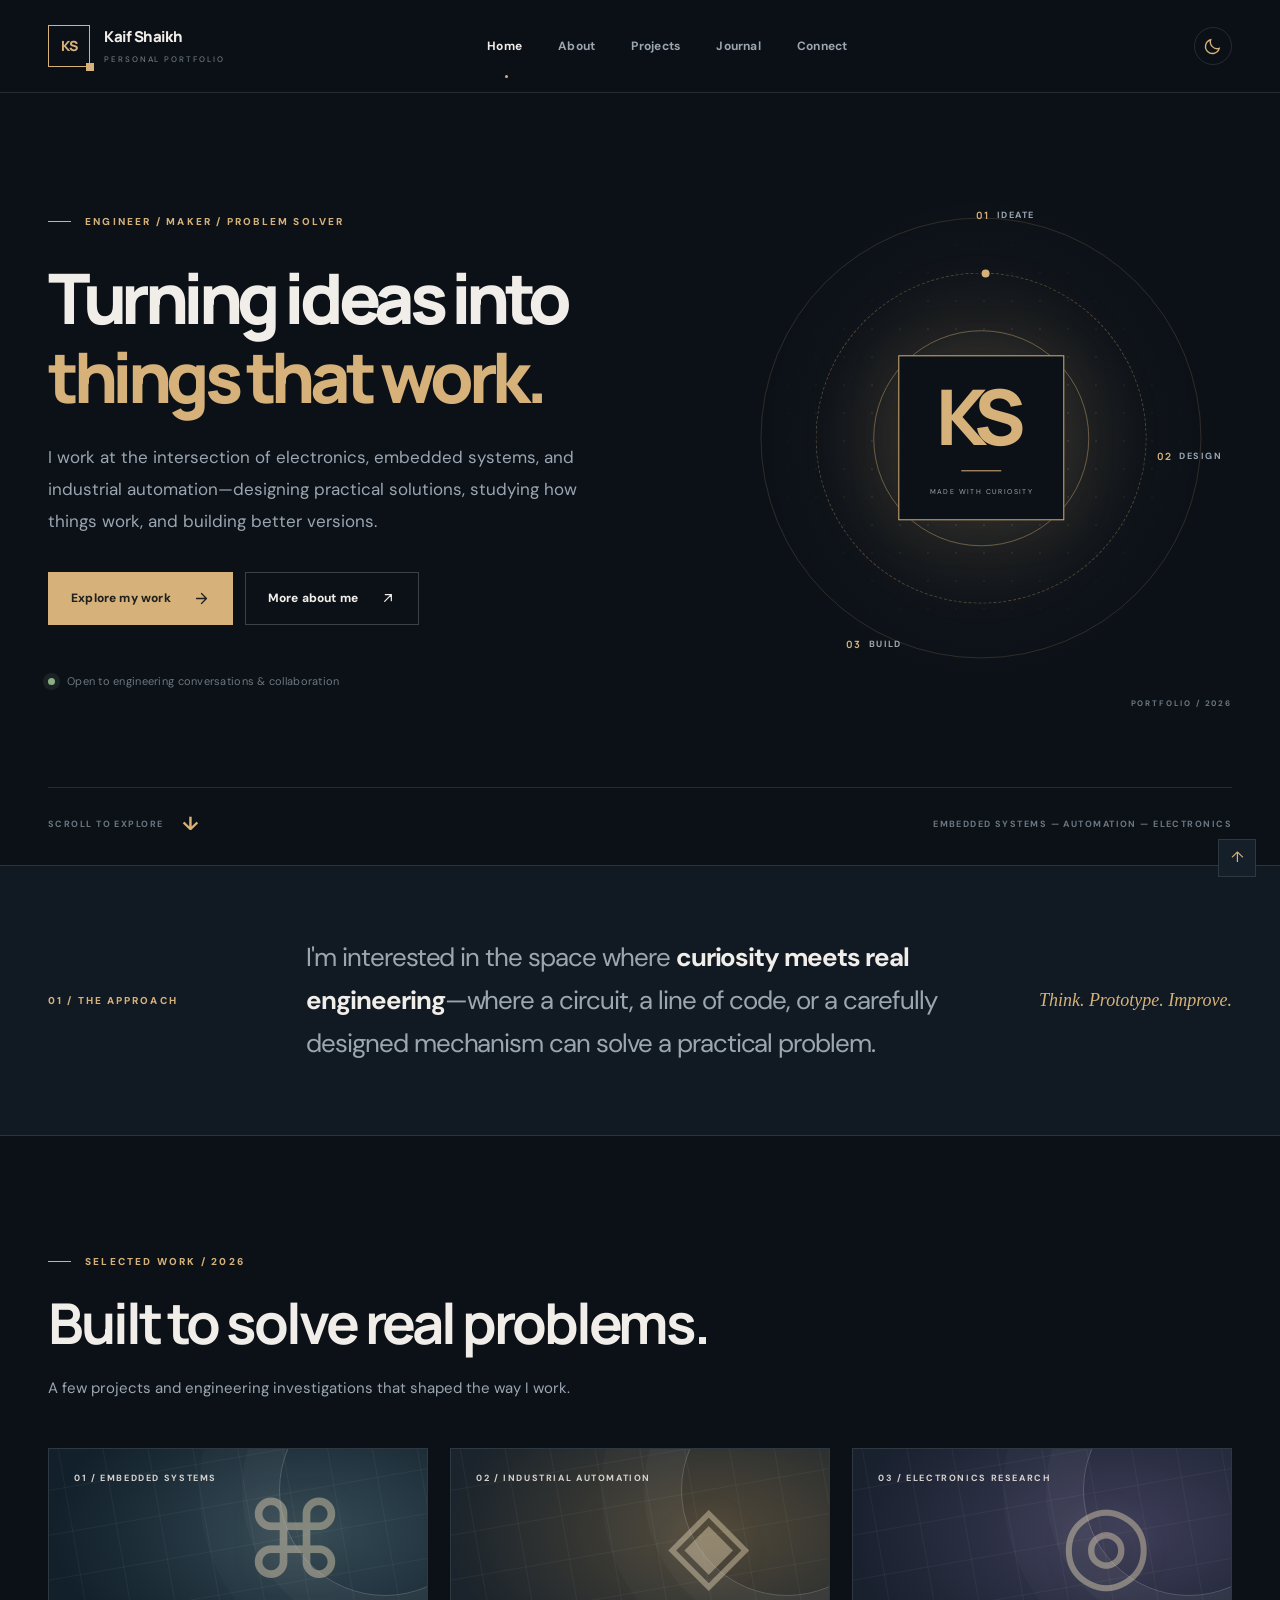
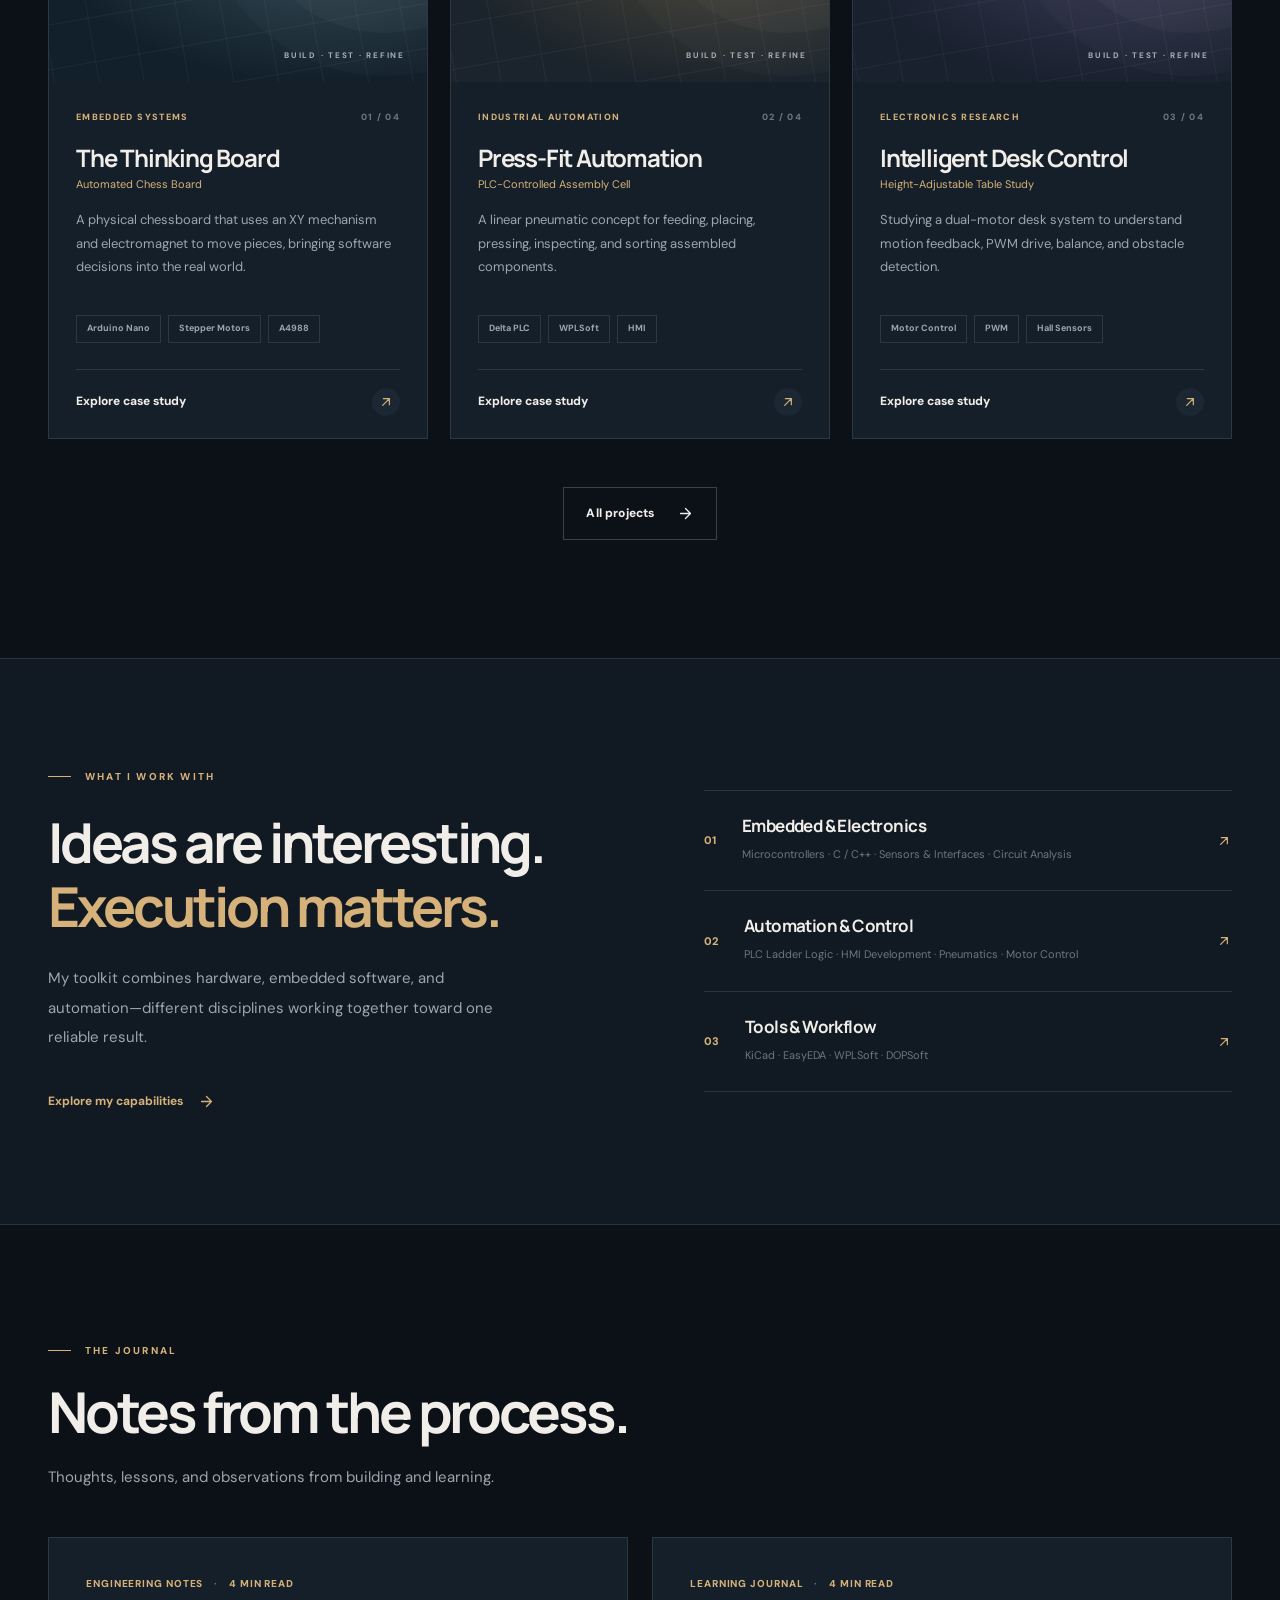
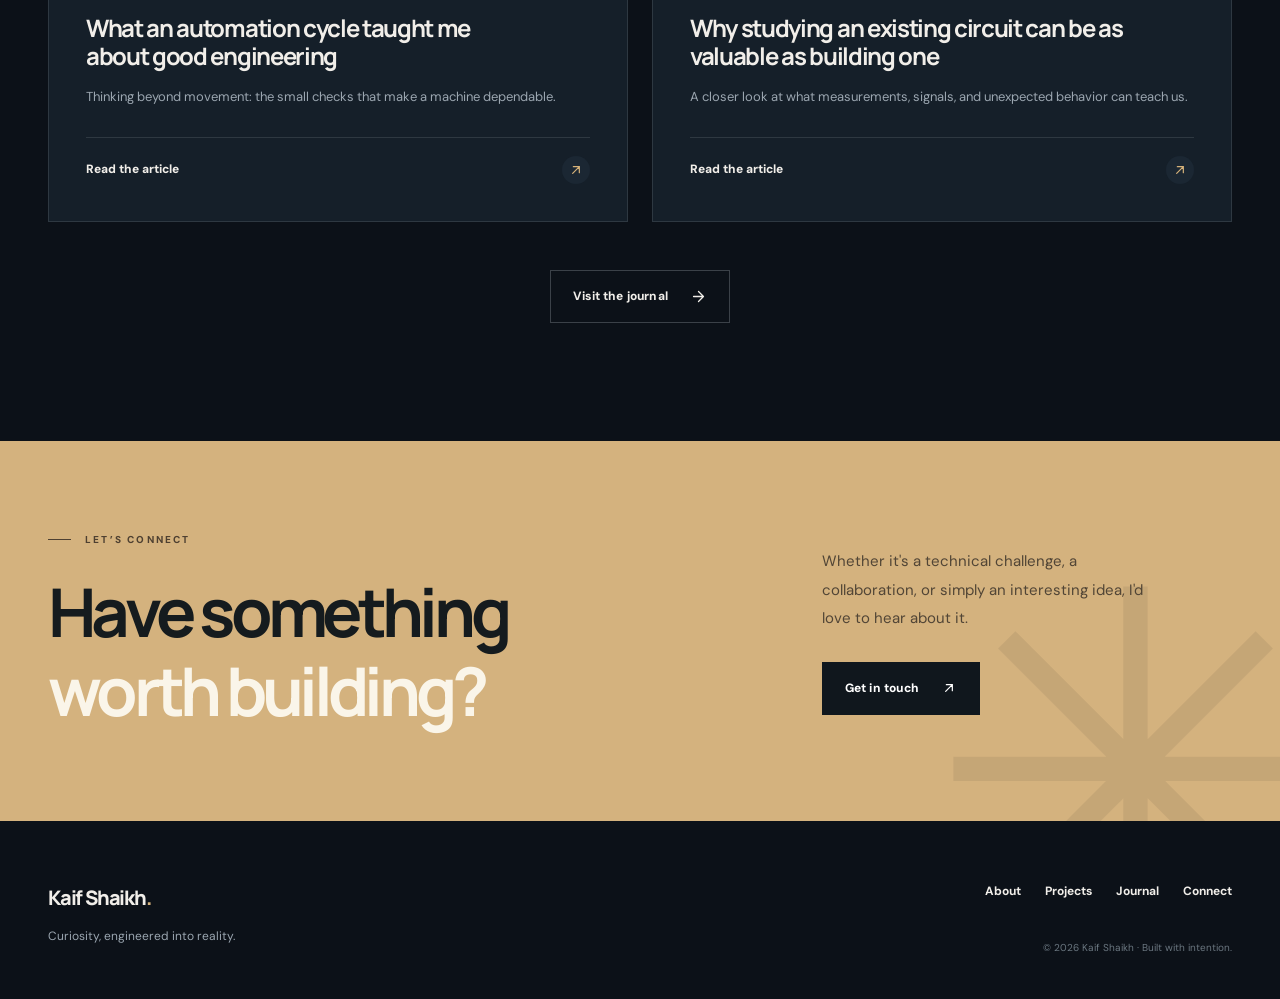
<file: index.html>
<!doctype html><html lang="en"><head><meta charset="utf-8"/><meta name="viewport" content="width=device-width, initial-scale=1"/><meta name="description" content="Personal engineering portfolio"/><meta name="theme-color" content="#0c1118"/><link rel="icon" type="image/svg+xml" href="assets/images/favicon.svg"/><link rel="preconnect" href="https://fonts.googleapis.com"/><link rel="preconnect" href="https://fonts.gstatic.com" crossorigin/><link href="https://fonts.googleapis.com/css2?family=DM+Sans:wght@400;500;600;700&family=Manrope:wght@400;500;600;700;800&display=swap" rel="stylesheet"/><link rel="stylesheet" href="assets/css/styles.css"/><title>Portfolio</title></head><body data-page="home"><div id="app"></div><script src="assets/js/data.js"></script><script src="assets/js/main.js"></script></body></html>
</file>
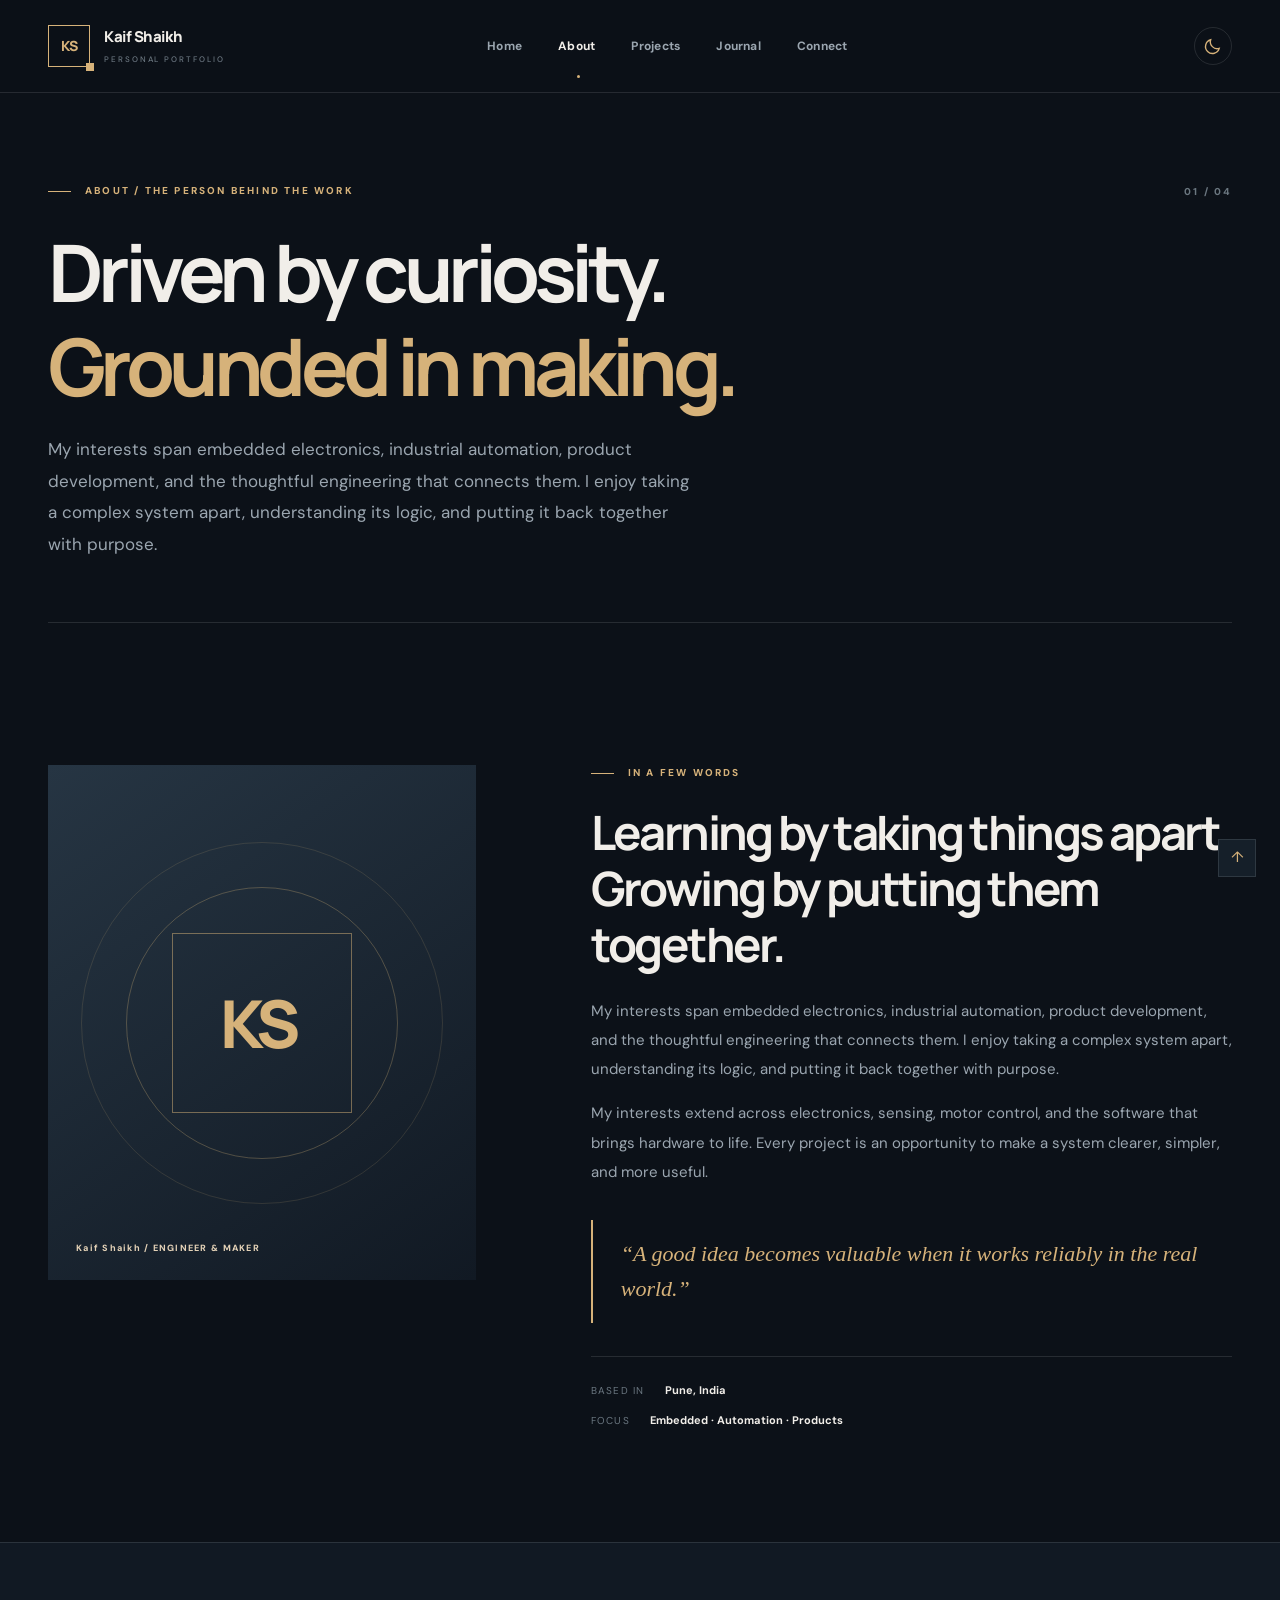
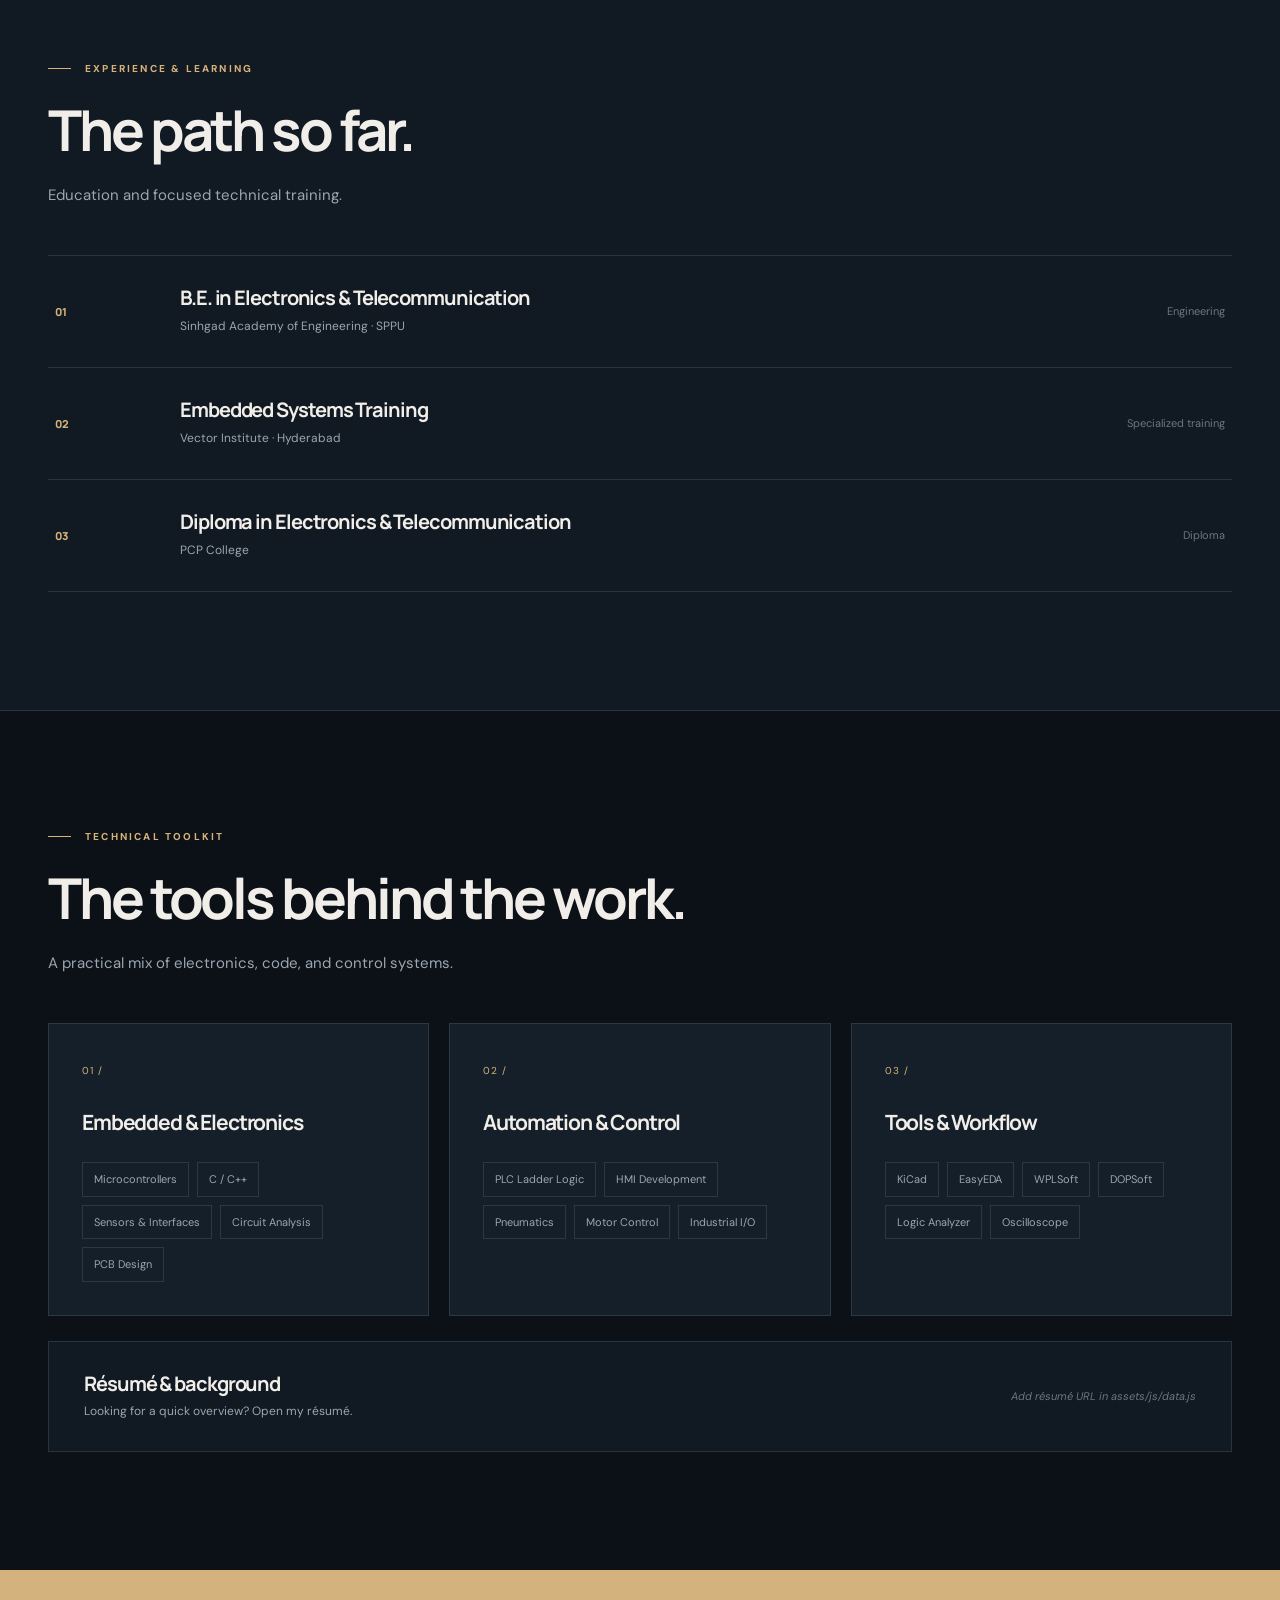
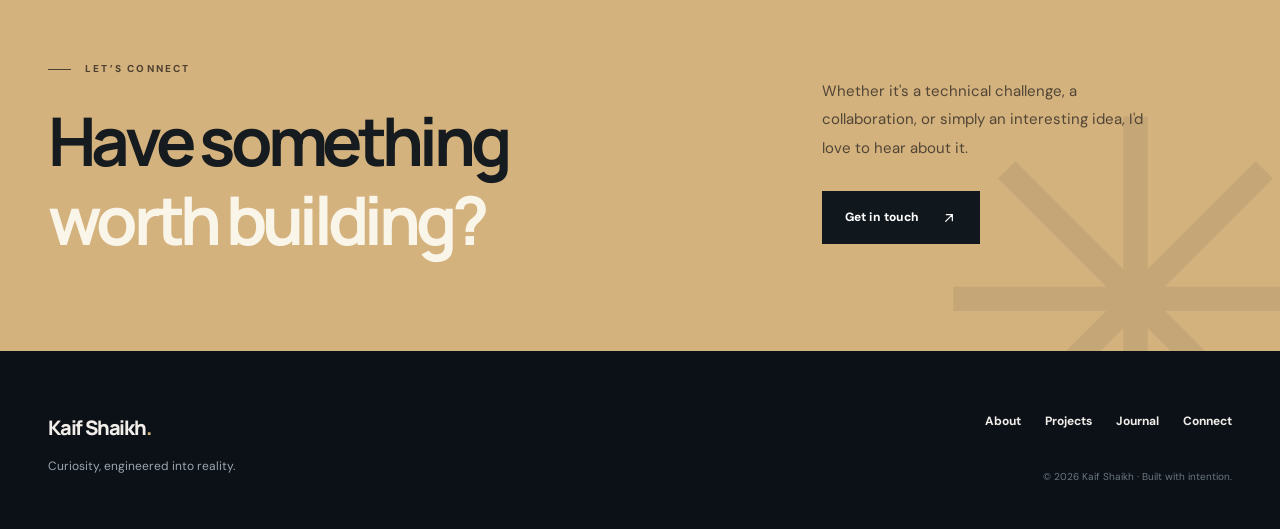
<file: about.html>
<!doctype html><html lang="en"><head><meta charset="utf-8"/><meta name="viewport" content="width=device-width, initial-scale=1"/><meta name="description" content="Personal engineering portfolio"/><meta name="theme-color" content="#0c1118"/><link rel="icon" type="image/svg+xml" href="assets/images/favicon.svg"/><link rel="preconnect" href="https://fonts.googleapis.com"/><link rel="preconnect" href="https://fonts.gstatic.com" crossorigin/><link href="https://fonts.googleapis.com/css2?family=DM+Sans:wght@400;500;600;700&family=Manrope:wght@400;500;600;700;800&display=swap" rel="stylesheet"/><link rel="stylesheet" href="assets/css/styles.css"/><title>Portfolio</title></head><body data-page="about"><div id="app"></div><script src="assets/js/data.js"></script><script src="assets/js/main.js"></script></body></html>
</file>
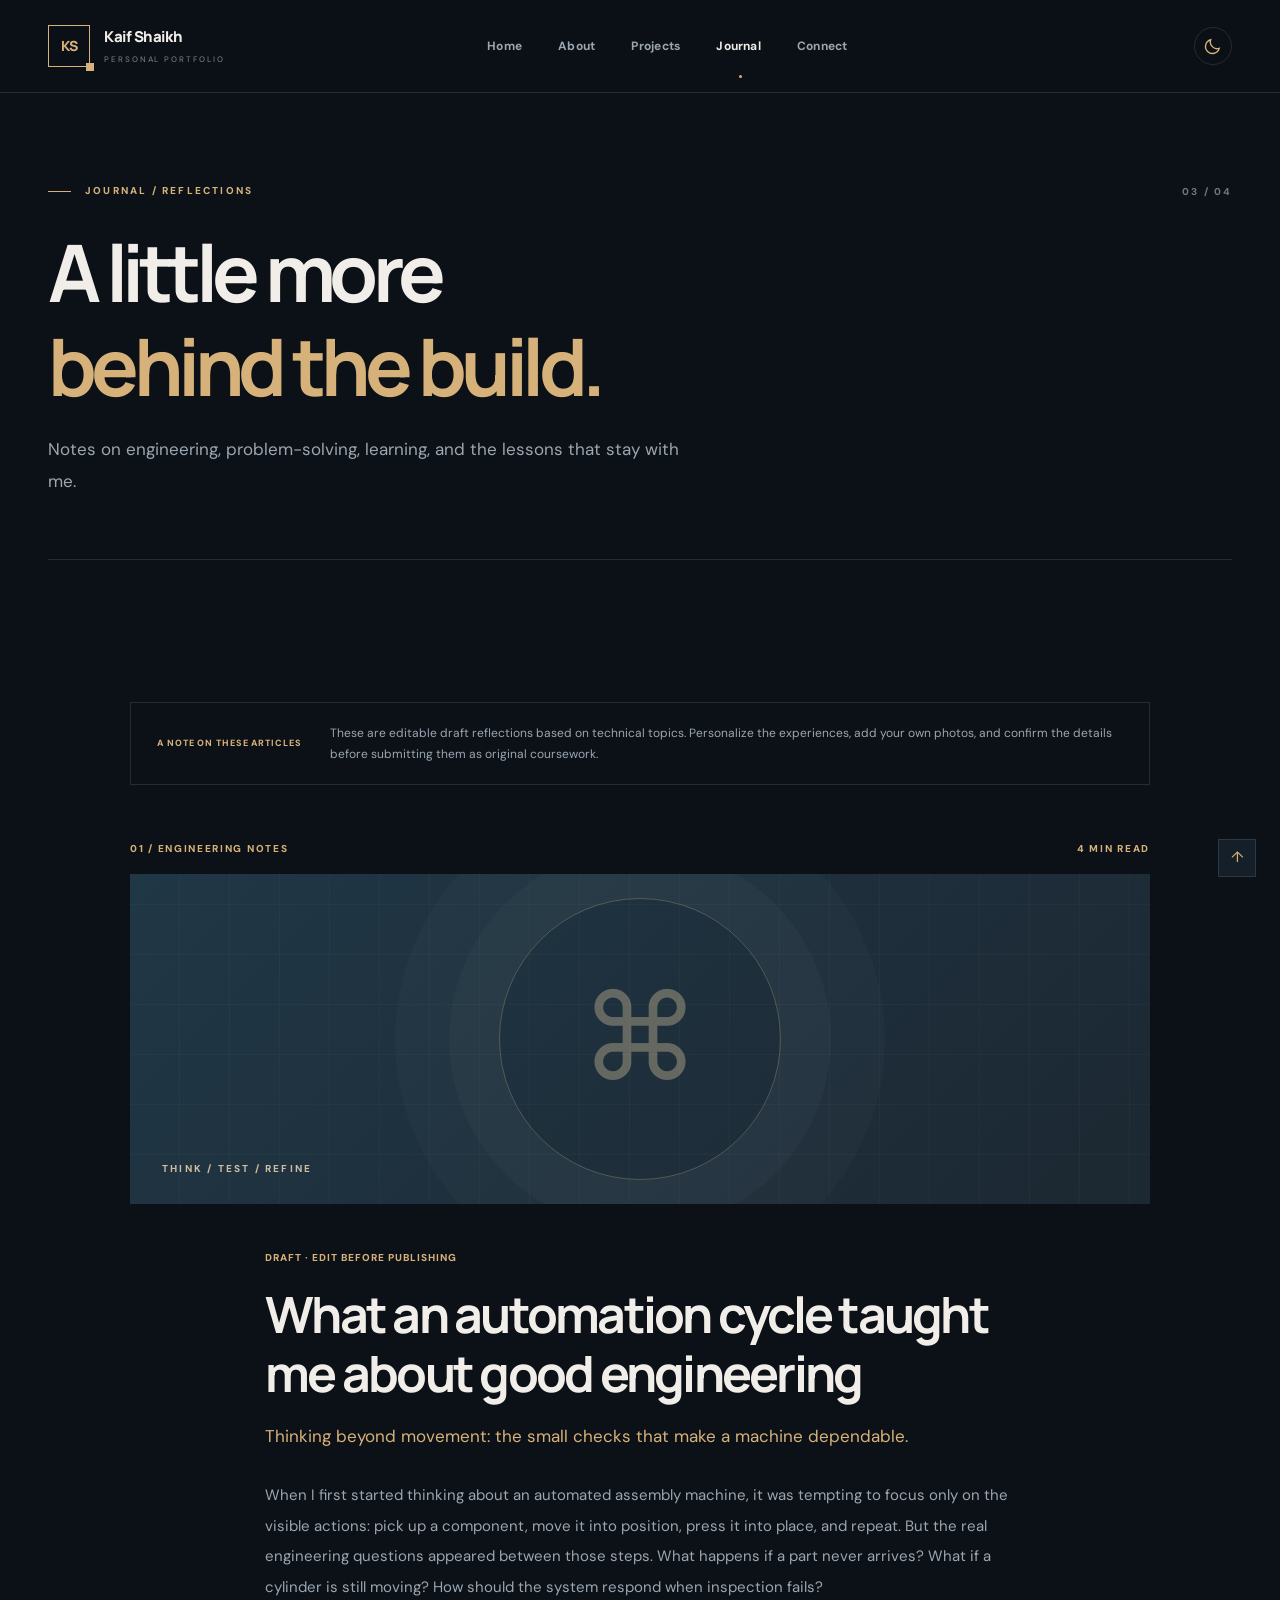
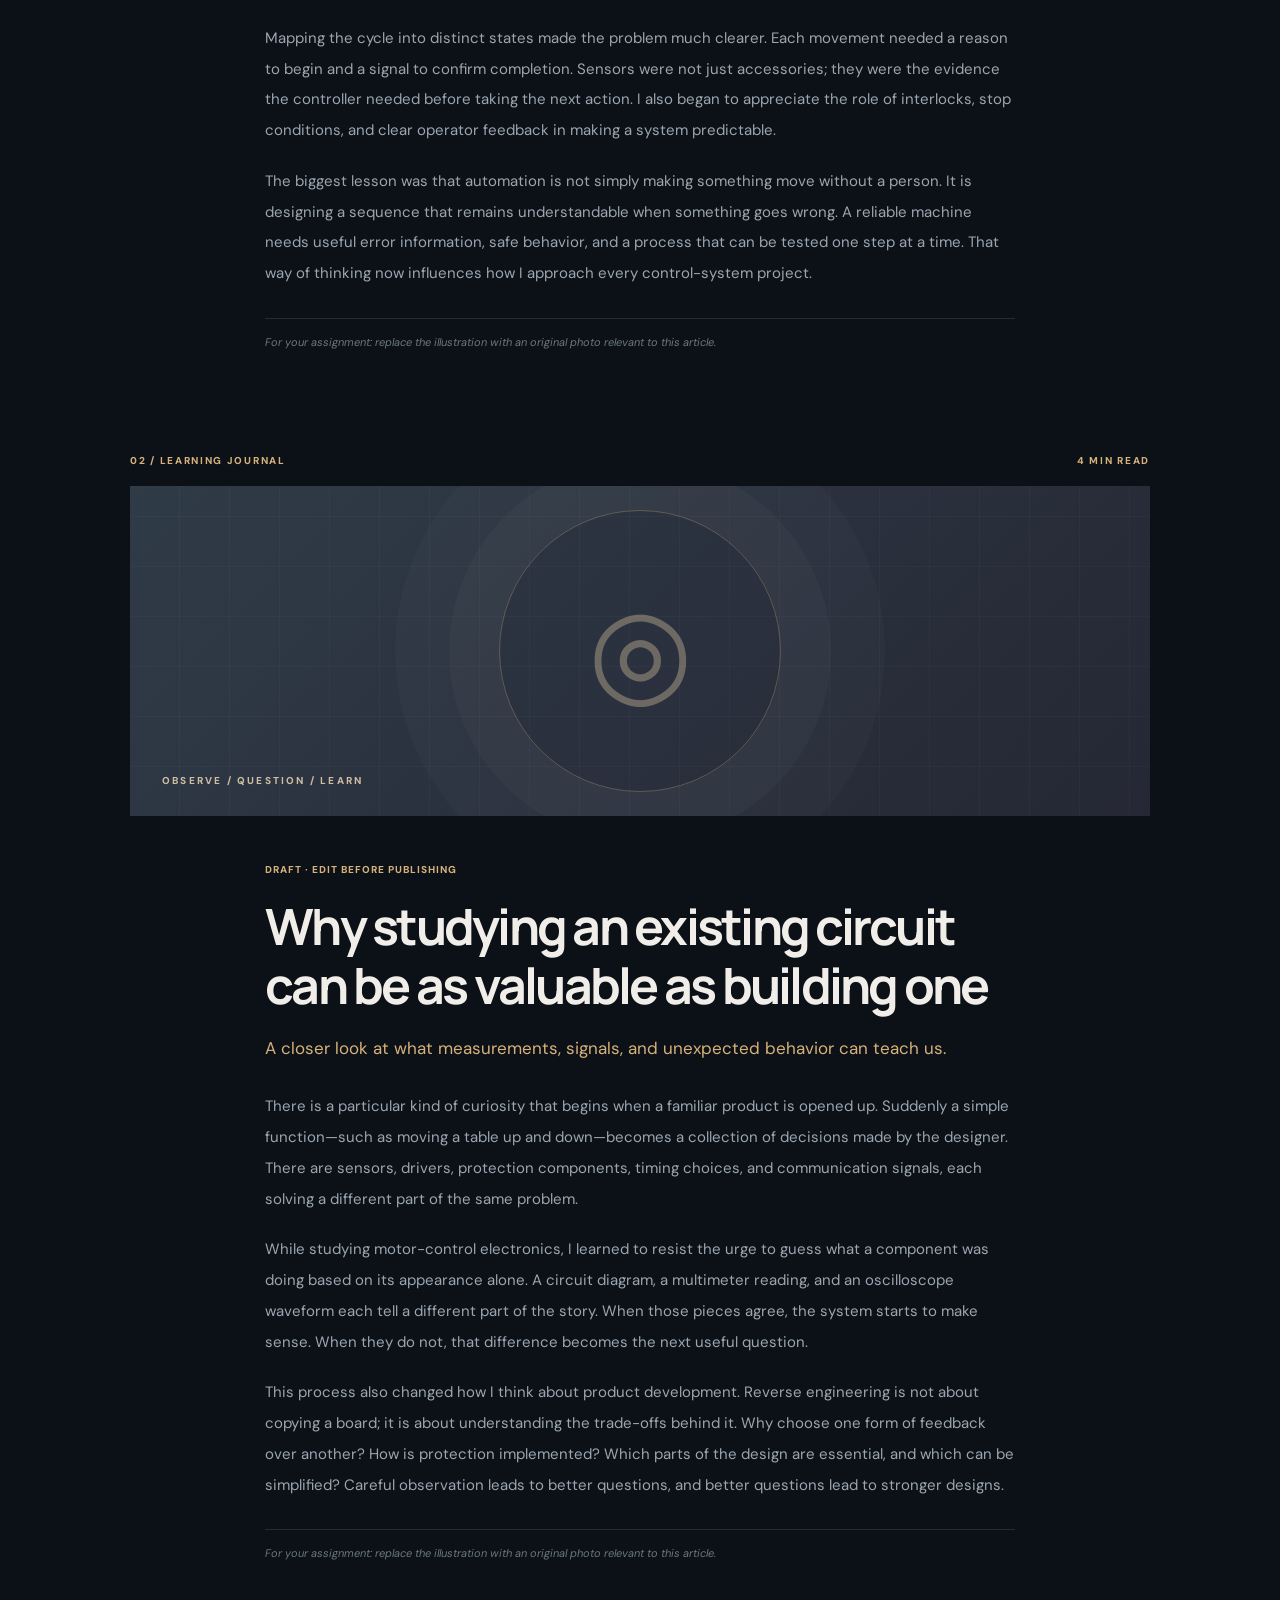
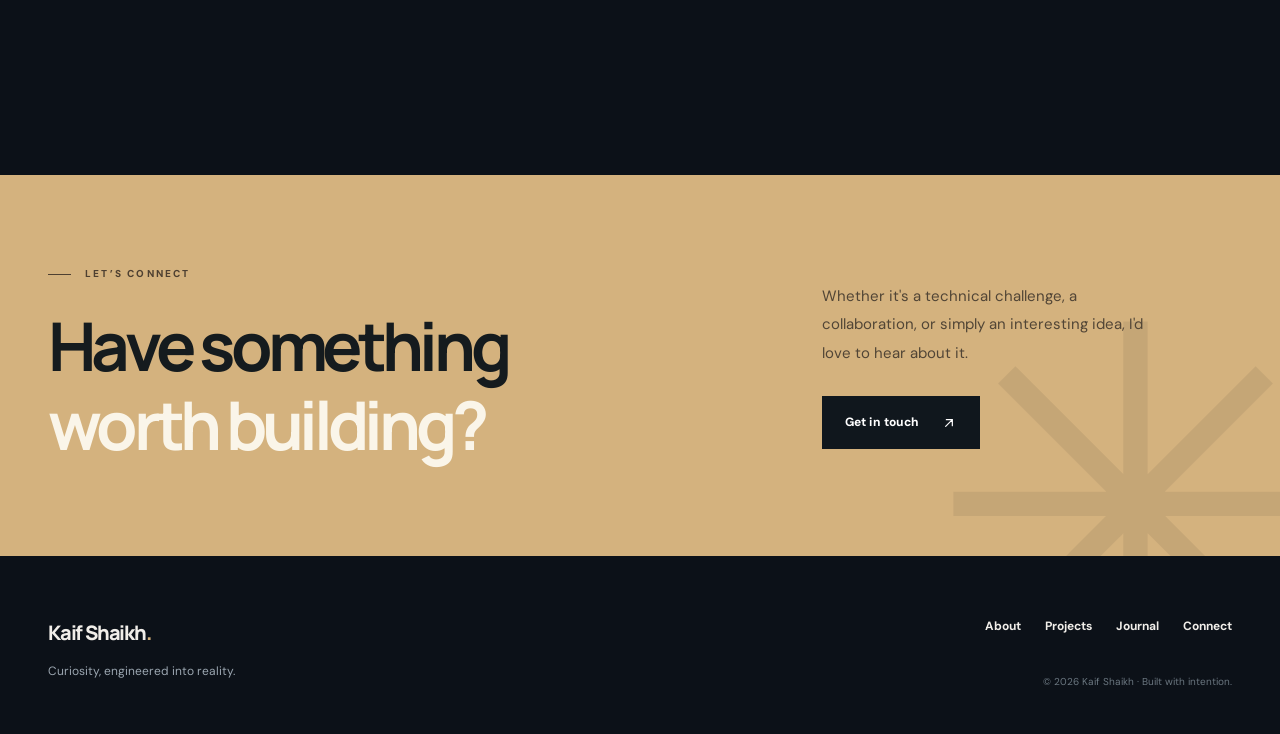
<file: blogs.html>
<!doctype html><html lang="en"><head><meta charset="utf-8"/><meta name="viewport" content="width=device-width, initial-scale=1"/><meta name="description" content="Personal engineering portfolio"/><meta name="theme-color" content="#0c1118"/><link rel="icon" type="image/svg+xml" href="assets/images/favicon.svg"/><link rel="preconnect" href="https://fonts.googleapis.com"/><link rel="preconnect" href="https://fonts.gstatic.com" crossorigin/><link href="https://fonts.googleapis.com/css2?family=DM+Sans:wght@400;500;600;700&family=Manrope:wght@400;500;600;700;800&display=swap" rel="stylesheet"/><link rel="stylesheet" href="assets/css/styles.css"/><title>Portfolio</title></head><body data-page="blogs"><div id="app"></div><script src="assets/js/data.js"></script><script src="assets/js/main.js"></script></body></html>
</file>
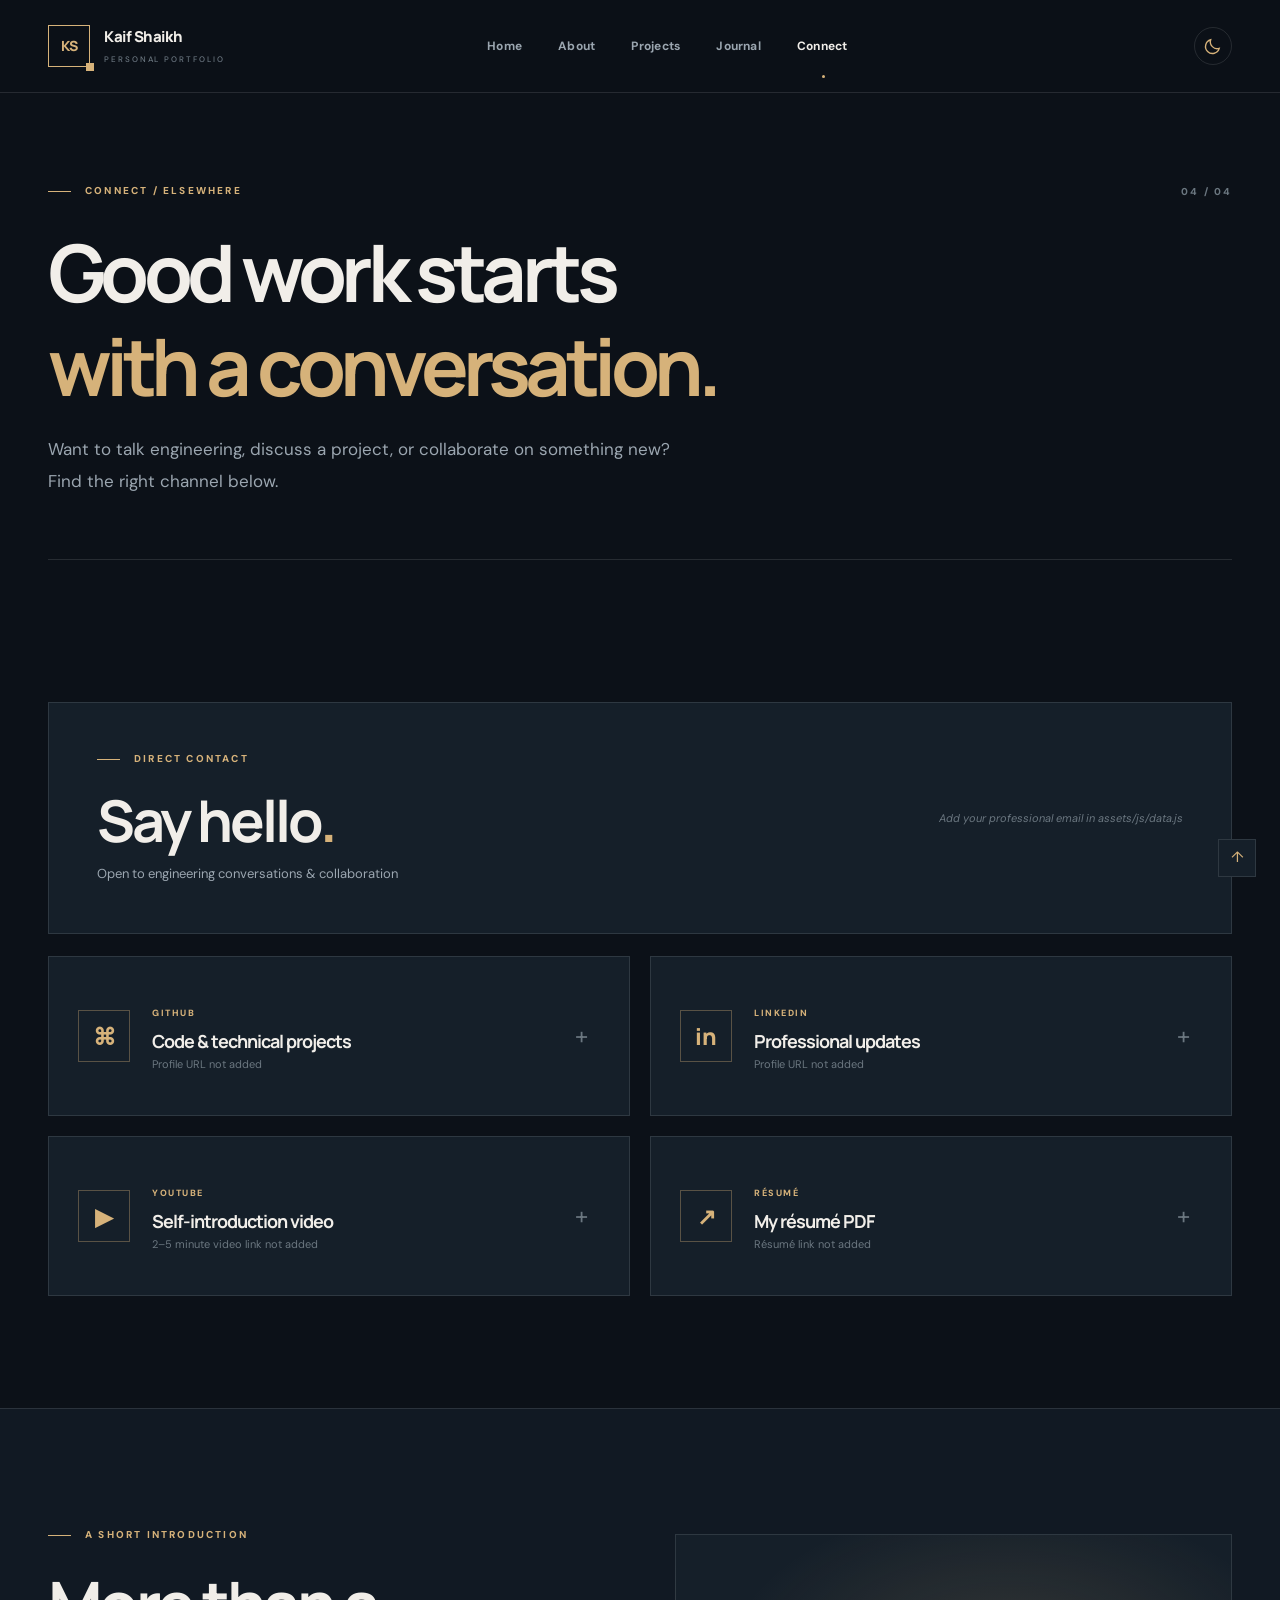
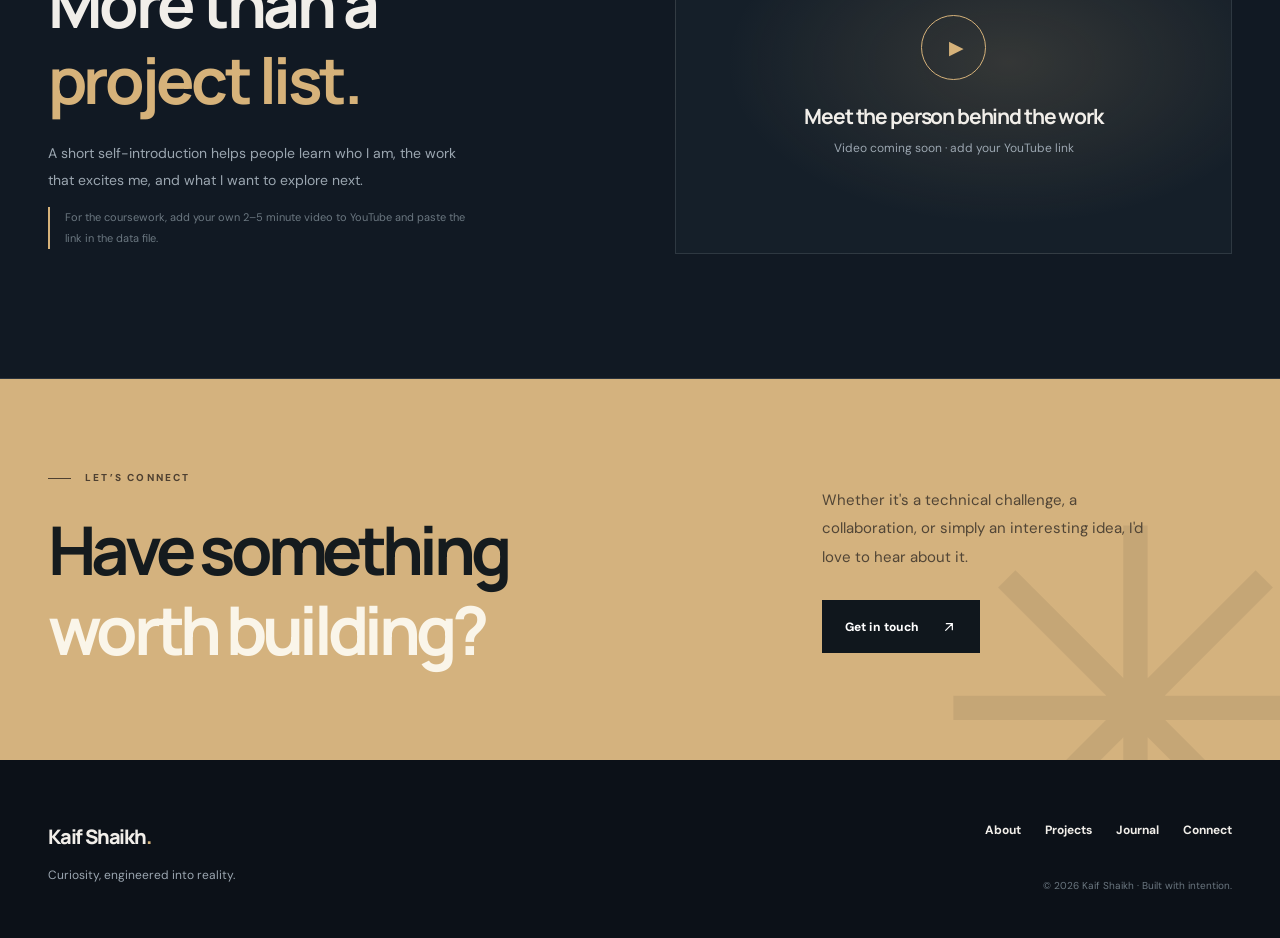
<file: links.html>
<!doctype html><html lang="en"><head><meta charset="utf-8"/><meta name="viewport" content="width=device-width, initial-scale=1"/><meta name="description" content="Personal engineering portfolio"/><meta name="theme-color" content="#0c1118"/><link rel="icon" type="image/svg+xml" href="assets/images/favicon.svg"/><link rel="preconnect" href="https://fonts.googleapis.com"/><link rel="preconnect" href="https://fonts.gstatic.com" crossorigin/><link href="https://fonts.googleapis.com/css2?family=DM+Sans:wght@400;500;600;700&family=Manrope:wght@400;500;600;700;800&display=swap" rel="stylesheet"/><link rel="stylesheet" href="assets/css/styles.css"/><title>Portfolio</title></head><body data-page="links"><div id="app"></div><script src="assets/js/data.js"></script><script src="assets/js/main.js"></script></body></html>
</file>
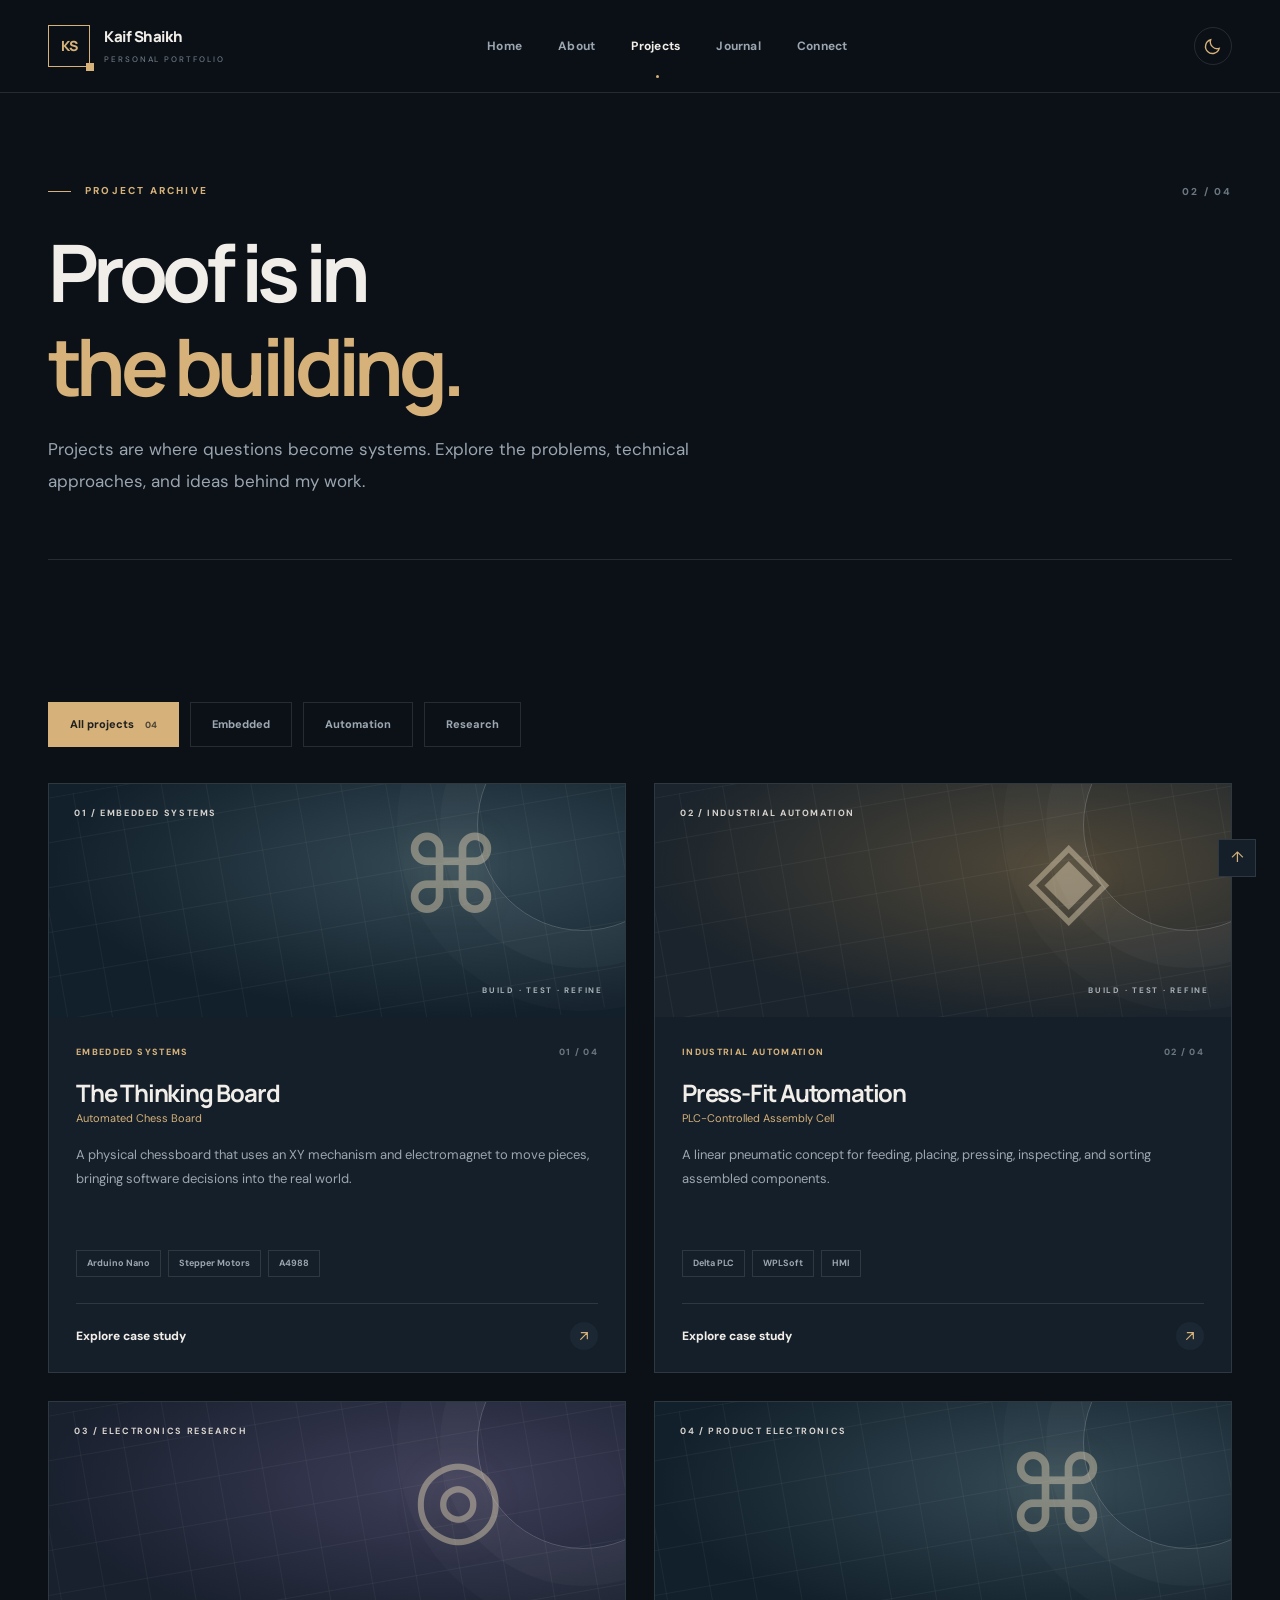
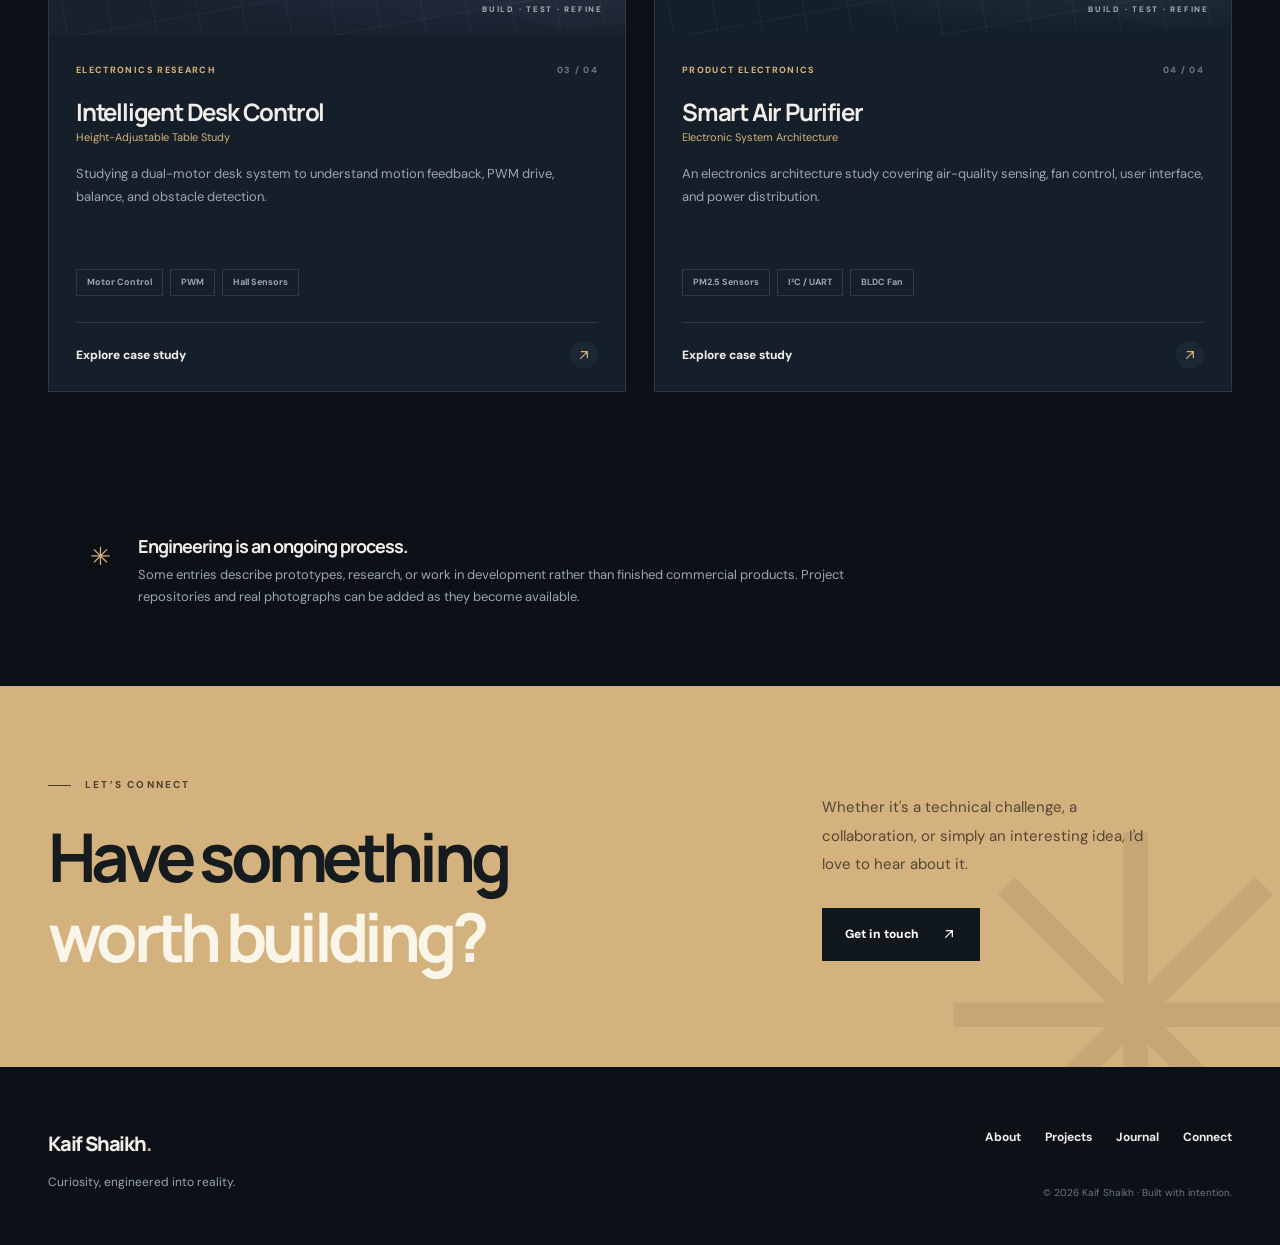
<file: projects.html>
<!doctype html><html lang="en"><head><meta charset="utf-8"/><meta name="viewport" content="width=device-width, initial-scale=1"/><meta name="description" content="Personal engineering portfolio"/><meta name="theme-color" content="#0c1118"/><link rel="icon" type="image/svg+xml" href="assets/images/favicon.svg"/><link rel="preconnect" href="https://fonts.googleapis.com"/><link rel="preconnect" href="https://fonts.gstatic.com" crossorigin/><link href="https://fonts.googleapis.com/css2?family=DM+Sans:wght@400;500;600;700&family=Manrope:wght@400;500;600;700;800&display=swap" rel="stylesheet"/><link rel="stylesheet" href="assets/css/styles.css"/><title>Portfolio</title></head><body data-page="projects"><div id="app"></div><script src="assets/js/data.js"></script><script src="assets/js/main.js"></script></body></html>
</file>
<file: assets/css/styles.css>
:root{color-scheme:dark;--bg:#0c1118;--bg2:#111923;--surface:#151f29;--surface2:#1b2733;--text:#f1eee9;--muted:#9ba6b0;--faint:#6b7780;--gold:#d6b27a;--gold-bright:#f1cd94;--line:rgba(228,235,239,.12);--line-strong:rgba(228,235,239,.22);--header:rgba(12,17,24,.87);--gold-ink:#20201f;--glow:rgba(214,178,122,.1)}
:root[data-theme="light"]{color-scheme:light;--bg:#f8f7f4;--bg2:#f0efea;--surface:#fff;--surface2:#eeeae3;--text:#16202a;--muted:#5d6670;--faint:#7a8288;--gold:#9c7138;--gold-bright:#8c632f;--line:rgba(27,44,57,.14);--line-strong:rgba(27,44,57,.24);--header:rgba(248,247,244,.92);--gold-ink:#fff;--glow:rgba(155,111,55,.1)}
*{box-sizing:border-box}html{scroll-behavior:smooth;scroll-padding-top:100px}body{margin:0;background:var(--bg);color:var(--text);font-family:"DM Sans",-apple-system,BlinkMacSystemFont,"Segoe UI",sans-serif;font-size:15px;line-height:1.7;-webkit-font-smoothing:antialiased}body,button,a{transition:background-color .25s,border-color .25s,color .25s}::selection{background:var(--gold);color:var(--gold-ink)}a{color:inherit;text-decoration:none}button{font:inherit;cursor:pointer}button:focus-visible,a:focus-visible{outline:2px solid var(--gold);outline-offset:4px}svg{flex-shrink:0}h1,h2,h3,h4,p{margin-top:0}h1,h2,h3{font-family:Manrope,"DM Sans",sans-serif;letter-spacing:-.055em;line-height:1.18}h1 em,h2 em{font-style:normal;color:var(--gold)}[hidden]{display:none!important}.container{width:min(1232px,calc(100% - 96px));margin-inline:auto}.skip-link{position:fixed;top:-100px;left:18px;z-index:200;background:var(--gold);color:var(--gold-ink);padding:8px 16px}.skip-link:focus{top:12px}.gold-dot{color:var(--gold)}
/* NAVIGATION */
.site-header{position:sticky;top:0;z-index:90;background:var(--header);backdrop-filter:blur(24px);-webkit-backdrop-filter:blur(24px);border-bottom:1px solid var(--line)}.header-inner{height:92px;display:flex;align-items:center;gap:30px}.brand{display:flex;align-items:center;gap:14px;min-width:251px}.brand-mark{width:42px;height:42px;display:grid;place-items:center;border:1px solid var(--gold);color:var(--gold);font-size:14px;letter-spacing:-.06em;font-family:Manrope,sans-serif;font-weight:800;position:relative}.brand-mark i{position:absolute;right:-5px;bottom:-5px;width:8px;height:8px;background:var(--gold)}.brand-name{font-family:Manrope,sans-serif;font-size:15px;font-weight:800;letter-spacing:-.03em;line-height:1.15}.brand-name small{display:block;font:500 8px "DM Sans",sans-serif;letter-spacing:.24em;color:var(--faint);margin-top:8px}.desktop-nav{display:flex;gap:36px;align-items:center;margin:auto}.desktop-nav a{font-size:12px;letter-spacing:.02em;font-weight:700;color:var(--muted);position:relative;padding:6px 0}.desktop-nav a:hover,.desktop-nav a[aria-current="page"]{color:var(--text)}.desktop-nav a[aria-current="page"]:after{content:'';height:3px;width:3px;position:absolute;left:50%;bottom:-16px;background:var(--gold);border-radius:50%}.nav-tools{display:flex;align-items:center;gap:14px;margin-left:auto}.theme-toggle{height:38px;width:38px;display:grid;place-items:center;border:1px solid var(--line);background:transparent;color:var(--gold);border-radius:50%}.theme-toggle:hover{background:var(--surface2)}.menu-toggle{width:38px;height:38px;border:1px solid var(--line);background:transparent;display:none;align-items:center;justify-content:center;flex-direction:column;gap:5px}.menu-toggle span{display:block;width:17px;height:1px;background:var(--text)}.mobile-nav{position:absolute;left:0;right:0;top:92px;background:var(--bg2);padding:18px max(30px,6vw) 30px;border-bottom:1px solid var(--line)}.mobile-nav a{display:flex;justify-content:space-between;padding:14px 0;border-bottom:1px solid var(--line);font-weight:700}.mobile-nav a[aria-current="page"]{color:var(--gold)}
/* TYPOGRAPHY AND BUTTONS */
.eyebrow{display:flex;align-items:center;gap:14px;color:var(--gold);font-size:10px;font-weight:800;letter-spacing:.22em;line-height:1.6;text-transform:uppercase}.eyebrow-line{width:23px;height:1px;background:var(--gold)}.subtle-label{font-size:10px;font-weight:800;letter-spacing:.21em;color:var(--gold)}.btn{display:inline-flex;gap:22px;align-items:center;justify-content:center;min-height:53px;padding:0 22px;border:1px solid var(--line-strong);font-size:12px;font-weight:800;letter-spacing:.015em;white-space:nowrap;transition:transform .25s,background .25s,border-color .25s;color:var(--text)}.btn:hover{transform:translateY(-3px)}.btn-primary{background:var(--gold);border-color:var(--gold);color:var(--gold-ink)}.btn-primary:hover{background:var(--gold-bright);border-color:var(--gold-bright)}.btn-outline{background:transparent}.btn-outline:hover{border-color:var(--gold);color:var(--gold)}.btn-light{background:var(--text);color:var(--bg);border-color:var(--text)}.btn-light:hover{background:var(--gold);border-color:var(--gold);color:#1b1b1b}.inline-arrow{display:inline-flex;gap:15px;align-items:center;color:var(--gold);font-size:12px;font-weight:700;margin-top:24px}.inline-arrow svg,.card-action svg{transition:transform .25s}.inline-arrow:hover svg,.card-action:hover svg{transform:translate(4px,-3px)}.section-pad{padding-block:118px}.section-pad-sm{padding-block:75px 112px}.section-heading{max-width:790px;margin-bottom:46px}.section-heading h2{font-size:clamp(35px,4.4vw,61px);margin:20px 0}.section-heading p{color:var(--muted);font-size:15px;max-width:560px}.section-end{display:flex;justify-content:center;margin-top:48px}.reveal{opacity:0;transform:translateY(24px);transition:opacity .7s ease,transform .7s ease}.reveal.is-visible{opacity:1;transform:translateY(0)}
/* HERO */
.hero{min-height:694px;display:grid;grid-template-columns:1.12fr .88fr;align-items:center;gap:3.5vw;padding-block:54px 58px;position:relative}.hero-copy{padding-top:28px;z-index:2}.hero h1{font-size:clamp(50px,5.45vw,86px);font-weight:800;letter-spacing:-.078em;margin:28px -42px 25px 0;line-height:1.135}.hero h1 em{display:inline}.hero-lead{color:var(--muted);font-size:17px;max-width:570px;line-height:1.9}.hero-actions{display:flex;gap:12px;align-items:center;flex-wrap:wrap;margin-top:34px}.hero-caption{display:flex;align-items:center;gap:12px;color:var(--faint);font-size:11px;margin-top:47px;letter-spacing:.025em}.status-pulse{width:7px;height:7px;border-radius:100%;background:#8caf87;box-shadow:0 0 0 5px rgba(140,175,135,.11);animation:breathe 2.5s ease-in-out infinite}.hero-visual{height:560px;position:relative;isolation:isolate;background:radial-gradient(ellipse at center,rgba(214,178,122,.055),transparent 62%)}.hero-visual:before{content:'';position:absolute;inset:3%;background-image:radial-gradient(circle,var(--line-strong) 1px,transparent 1px);background-size:28px 28px;mask-image:radial-gradient(circle at center,#000 1%,transparent 63%);opacity:.65}.hero-glow{position:absolute;inset:19%;border-radius:50%;background:radial-gradient(circle,rgba(214,178,122,.16),transparent 75%);filter:blur(16px);z-index:-1}.hero-orbit{border-radius:50%;position:absolute;left:50%;top:50%;transform:translate(-50%,-50%);border:1px solid rgba(214,178,122,.17)}.orbit-a{width:88%;aspect-ratio:1}.orbit-b{width:66%;aspect-ratio:1;border:1px dashed rgba(214,178,122,.32);animation:rotateOrbit 80s linear infinite}.orbit-c{width:43%;aspect-ratio:1;border-color:rgba(214,178,122,.42)}.orbit-b:before{content:'';position:absolute;left:50%;top:-4px;width:8px;height:8px;background:var(--gold);border-radius:50%}.hero-core{width:33%;aspect-ratio:1;position:absolute;left:50%;top:50%;transform:translate(-50%,-50%);border:1px solid var(--gold);background:var(--bg);display:flex;align-items:center;justify-content:center;flex-direction:column;box-shadow:0 0 65px rgba(214,178,122,.07)}.core-inner{font-family:Manrope,sans-serif;font-size:clamp(45px,6vw,91px);font-weight:800;letter-spacing:-.14em;line-height:1;color:var(--gold);padding-right:.14em}.core-rule{height:1px;width:40px;background:var(--gold);margin:15px 0}.core-label{font-size:7px;letter-spacing:.2em;color:var(--muted);white-space:nowrap}.orbit-note{position:absolute;font:700 10px Manrope,sans-serif;color:var(--gold);letter-spacing:.08em;display:flex;align-items:center;gap:8px}.orbit-note span{font:700 9px "DM Sans",sans-serif;letter-spacing:.16em;color:var(--muted)}.note-top{top:9%;left:49%}.note-right{right:2%;top:52%}.note-bottom{left:23%;bottom:12%}.visual-corner{position:absolute;right:0;bottom:7px;font-size:8px;font-weight:700;letter-spacing:.23em;color:var(--faint)}.hero-bottom{display:flex;justify-content:space-between;align-items:center;border-top:1px solid var(--line);color:var(--faint);padding:20px 0 25px;font-size:9px;font-weight:700;letter-spacing:.16em}.down-arrow{font-size:19px;color:var(--gold);vertical-align:middle;margin-left:15px}.section-intro{border-block:1px solid var(--line);background:var(--bg2)}.intro-grid{padding-block:70px;display:grid;grid-template-columns:210px 1fr 200px;align-items:center;gap:48px}.intro-grid p{font-size:clamp(18px,2.15vw,26px);line-height:1.65;letter-spacing:-.04em;margin:0;color:var(--muted)}.intro-grid p strong{color:var(--text);font-weight:700}.signature{font-family:Georgia,serif;font-style:italic;color:var(--gold);text-align:right;font-size:18px;line-height:1.5}
/* PROJECTS */
.project-grid{display:grid;grid-template-columns:repeat(3,minmax(0,1fr));gap:22px;align-items:stretch}.project-grid-page{grid-template-columns:repeat(2,minmax(0,1fr));gap:28px}.project-card{background:var(--surface);border:1px solid var(--line);display:flex;flex-direction:column;overflow:hidden;min-width:0;transition:transform .3s,border-color .3s,box-shadow .3s}.project-card:hover{transform:translateY(-7px);border-color:rgba(214,178,122,.35);box-shadow:0 20px 50px rgba(0,0,0,.1)}.project-art{height:233px;overflow:hidden;position:relative;isolation:isolate;background:linear-gradient(135deg,#283949,#101b28)}.art-embedded{background:radial-gradient(ellipse at 70% 35%,#344a55,#12202b 70%)}.art-automation{background:radial-gradient(ellipse at 70% 35%,#504838,#1b242c 72%)}.art-research{background:radial-gradient(ellipse at 70% 35%,#3e3e59,#19202e 72%)}.project-art img{width:100%;height:100%;object-fit:cover}.art-grid{position:absolute;inset:0;background:linear-gradient(90deg,rgba(210,211,212,.055) 1px,transparent 1px),linear-gradient(rgba(210,211,212,.055) 1px,transparent 1px);background-size:34px 34px;transform:perspective(400px) rotate(-10deg) scale(1.3)}.project-art:after{content:'';position:absolute;width:210px;height:210px;right:-64px;top:-65px;border:1px solid rgba(218,220,230,.23);border-radius:50%;box-shadow:0 0 0 37px rgba(255,255,255,.026),0 0 0 80px rgba(255,255,255,.02)}.art-symbol{font:400 106px Georgia,serif;position:absolute;right:21%;top:40%;transform:translateY(-50%);color:rgba(223,207,174,.46);text-shadow:0 0 35px rgba(214,178,122,.08)}.art-code{position:absolute;left:25px;top:22px;color:#d7d3ce;font-size:9px;letter-spacing:.18em;font-weight:700;text-transform:uppercase;z-index:2}.art-coordinate{position:absolute;bottom:19px;right:22px;color:#a4aeb5;font-size:8px;font-weight:800;letter-spacing:.22em;z-index:2}.project-card-content{padding:28px 27px 22px;display:flex;flex-direction:column;flex:1}.card-topline{display:flex;justify-content:space-between;font-size:9px;text-transform:uppercase;letter-spacing:.15em;font-weight:800;color:var(--gold)}.card-topline span:last-child{color:var(--faint)}.project-card h3{font-size:24px;letter-spacing:-.05em;margin:19px 0 2px}.project-subtitle{font-size:11px!important;color:var(--gold)!important;margin-bottom:15px!important}.project-card-content>p:not(.project-subtitle){font-size:13px;color:var(--muted);line-height:1.8;min-height:89px;margin-bottom:18px}.pill-row{display:flex;gap:7px;flex-wrap:wrap}.pill{display:inline-flex;border:1px solid var(--line);font-size:9px;color:var(--muted);padding:5px 10px;font-weight:700}.card-action{background:none;border:0;border-top:1px solid var(--line);color:var(--text);padding:18px 0 0;display:flex;align-items:center;justify-content:space-between;width:100%;margin-top:auto;text-align:left;font-size:12px;font-weight:800}.project-card .pill-row{margin-bottom:26px}.card-action span{width:28px;height:28px;display:grid;place-items:center;background:var(--surface2);color:var(--gold);border-radius:50%}.card-action:hover{color:var(--gold)}
/* SPECIALTY AND JOURNAL PREVIEWS */
.specialty-wrap{padding:110px 0;background:var(--bg2);border-block:1px solid var(--line)}.specialty-grid{display:grid;grid-template-columns:1fr 1fr;gap:clamp(60px,10vw,175px);align-items:center}.specialty-grid h2{font-size:clamp(35px,4.3vw,59px);margin:25px 0}.specialty-grid p{color:var(--muted);max-width:480px;line-height:1.95}.specialty-list{border-top:1px solid var(--line)}.specialty-item{display:flex;align-items:center;gap:26px;padding:25px 0;border-bottom:1px solid var(--line)}.specialty-item>span{font-size:11px;color:var(--gold);font-weight:800}.specialty-item div{flex:1}.specialty-item h3{margin:0 0 8px;font-size:17px;letter-spacing:-.035em}.specialty-item p{font-size:11px;margin:0;color:var(--faint)}.specialty-item svg{color:var(--gold)}.blog-preview-grid{display:grid;grid-template-columns:1fr 1fr;gap:24px}.blog-preview{border:1px solid var(--line);padding:37px;background:var(--surface);display:flex;flex-direction:column;min-height:285px;transition:background .25s,border-color .25s,transform .25s}.blog-preview:hover{border-color:rgba(214,178,122,.4);transform:translateY(-4px)}.blog-preview-meta{font-size:10px;font-weight:800;letter-spacing:.09em;text-transform:uppercase;color:var(--gold)}.blog-preview-meta span{padding:0 8px;color:var(--faint)}.blog-preview h3{font-size:24px;max-width:440px;margin:22px 0 15px}.blog-preview p{color:var(--muted);font-size:13px;line-height:1.8}.blog-preview .card-action{margin-top:auto}.contact-strip{background:#d4b27e;color:#151b1e;padding:91px 0;position:relative;overflow:hidden}.contact-strip:after{content:'✳';position:absolute;right:-65px;bottom:-210px;font-size:500px;opacity:.07;line-height:1;pointer-events:none}.contact-strip-inner{display:grid;grid-template-columns:1fr .6fr;gap:90px;align-items:center;position:relative;z-index:1}.contact-strip .eyebrow{color:#4e4031}.contact-strip .eyebrow-line{background:#4e4031}.contact-strip h2{font-size:clamp(44px,5.25vw,77px);margin:24px 0 0;letter-spacing:-.07em}.contact-strip h2 em{color:#faf5e9}.contact-strip p{font-size:15px;max-width:350px;line-height:1.9;color:#514536}.contact-strip .btn{margin-top:14px}.contact-strip .btn-light{background:#10171d;color:#fff;border-color:#10171d}.contact-strip .btn-light:hover{background:#3c3124}
/* INNER PAGES */
.page-hero{padding-block:90px 67px;position:relative}.page-hero-index{float:right;color:var(--faint);font-size:10px;letter-spacing:.21em;font-weight:800}.page-hero h1{font-size:clamp(54px,6.2vw,91px);letter-spacing:-.07em;margin:26px 0 22px;max-width:900px}.page-hero>p{max-width:650px;font-size:17px;line-height:1.85;color:var(--muted)}.page-hero-rule{height:1px;background:var(--line);margin-top:62px}.about-layout{display:grid;grid-template-columns:minmax(280px,.8fr) 1.2fr;gap:clamp(60px,9vw,130px)}.about-portrait{height:515px;background:linear-gradient(145deg,#263543,#111923);position:relative;overflow:hidden;display:grid;place-items:center}.about-portrait:before,.about-portrait:after{content:'';position:absolute;width:360px;height:360px;border:1px solid rgba(213,178,121,.15);border-radius:50%}.about-portrait:after{width:270px;height:270px;border-color:rgba(213,178,121,.3)}.about-portrait>img{width:100%;height:100%;object-fit:cover;position:absolute;inset:0;z-index:2}.portrait-ring{position:relative;z-index:1;width:180px;height:180px;border:1px solid rgba(213,178,121,.5);display:grid;place-items:center}.portrait-ring span{font:800 66px Manrope,sans-serif;color:#d6b27a;letter-spacing:-.1em;margin-right:10px}.portrait-caption{position:absolute;z-index:3;bottom:24px;left:28px;letter-spacing:.14em;color:#e4d2b7;font-size:9px;font-weight:800}.about-story h2{font-size:clamp(30px,3.7vw,50px);margin:24px 0}.about-story p{font-size:15px;color:var(--muted);line-height:1.95}.about-story blockquote{padding:16px 0 16px 28px;margin:33px 0;border-left:2px solid var(--gold);font:italic 22px/1.6 Georgia,serif;color:var(--gold)}.mini-meta{display:grid;gap:12px;padding-top:24px;border-top:1px solid var(--line)}.mini-meta span{font-size:10px;color:var(--faint);letter-spacing:.12em}.mini-meta b{color:var(--text);letter-spacing:normal;font-size:11px;font-weight:700;margin-left:16px}.surface-section{background:var(--bg2);border-block:1px solid var(--line)}.timeline{border-top:1px solid var(--line)}.timeline-row{display:grid;grid-template-columns:100px 1fr 160px;gap:25px;padding:30px 7px;border-bottom:1px solid var(--line);align-items:center}.timeline-index{font:800 11px Manrope,sans-serif;color:var(--gold)}.timeline-row h3{font-size:20px;margin:0 0 7px}.timeline-row p{color:var(--muted);font-size:12px;margin:0}.timeline-note{color:var(--faint);font-size:11px;text-align:right}.skill-grid{display:grid;grid-template-columns:repeat(3,1fr);gap:20px}.skill-card{background:var(--surface);border:1px solid var(--line);padding:33px;min-height:270px}.skill-num{color:var(--gold);font-size:10px;letter-spacing:.1em}.skill-card h3{margin:28px 0 27px;font-size:21px}.skill-tags{display:flex;flex-wrap:wrap;gap:8px}.skill-tags span{border:1px solid var(--line);padding:7px 11px;color:var(--muted);font-size:11px}.resume-bar{border:1px solid var(--line);background:var(--bg2);display:flex;align-items:center;justify-content:space-between;gap:28px;padding:30px 35px;margin-top:25px}.resume-bar h3{font-size:20px;margin:0 0 5px}.resume-bar p{color:var(--muted);font-size:12px;margin:0}.missing-link{font-size:11px;color:var(--faint);font-style:italic}.filter-row{display:flex;align-items:center;gap:11px;flex-wrap:wrap;margin-bottom:36px}.filter-chip{background:transparent;color:var(--muted);border:1px solid var(--line);padding:12px 21px;font-size:11px;font-weight:800}.filter-chip.active,.filter-chip:hover{background:var(--gold);border-color:var(--gold);color:var(--gold-ink)}.filter-chip span{font-size:9px;margin-left:8px;opacity:.75}.empty-filter{padding:50px;text-align:center;color:var(--muted)}.note-block{padding:32px 42px 65px;display:flex;gap:27px}.note-mark{font-size:25px;color:var(--gold)}.note-block h3{font-size:18px;margin-bottom:7px}.note-block p{max-width:730px;color:var(--muted);font-size:13px}
/* MODAL */
.project-dialog{padding:0;max-width:770px;width:min(calc(100% - 32px),770px);max-height:min(90vh,950px);overflow-y:auto;background:var(--surface);color:var(--text);border:1px solid var(--line-strong);box-shadow:0 35px 140px rgba(0,0,0,.5)}.project-dialog::backdrop{background:rgba(2,5,9,.8);backdrop-filter:blur(7px)}.dialog-body{position:relative}.dialog-close{position:sticky;float:right;top:12px;right:12px;margin:12px -48px -48px 0;z-index:10;width:37px;height:37px;border:1px solid rgba(255,255,255,.23);background:#17212a;color:#fff}.art-large{height:250px}.dialog-main{padding:35px 42px 43px}.dialog-category{font-size:10px;letter-spacing:.14em;color:var(--gold);font-weight:800;text-transform:uppercase}.dialog-main h2{font-size:clamp(30px,5vw,50px);margin:15px 0 0}.dialog-subtitle{color:var(--gold);font-size:14px;margin:6px 0 30px}.dialog-section{border-top:1px solid var(--line);padding:18px 0 8px}.dialog-section h3{font-size:10px;letter-spacing:.17em;color:var(--gold);margin:0 0 9px}.dialog-section p{font-size:14px;color:var(--muted);line-height:1.9}.dialog-links{margin-top:30px}.text-link{color:var(--gold);display:inline-flex;gap:10px;align-items:center;font-size:12px;font-weight:800}
/* JOURNAL */
.journal-list{max-width:1020px}.journal-info{border:1px solid var(--line);padding:20px 26px;display:flex;gap:28px;align-items:center;margin-bottom:55px}.info-badge{flex-shrink:0;color:var(--gold);font-size:9px;font-weight:800;letter-spacing:.1em}.journal-info p{font-size:12px;color:var(--muted);margin:0}.journal-article{margin-bottom:100px;scroll-margin-top:110px}.journal-heading{display:flex;justify-content:space-between;padding:0 0 17px;font-size:10px;text-transform:uppercase;letter-spacing:.17em;color:var(--gold);font-weight:800}.journal-art{height:330px;position:relative;overflow:hidden;background:linear-gradient(135deg,#203746,#1c2832);display:flex;align-items:center;justify-content:center;color:#dfc9a6}.journal-art-2{background:linear-gradient(135deg,#303b48,#252734)}.journal-art-grid{position:absolute;inset:0;background:repeating-linear-gradient(90deg,transparent 0,transparent 49px,rgba(255,255,255,.05) 50px),repeating-linear-gradient(0deg,transparent 0,transparent 49px,rgba(255,255,255,.05) 50px)}.journal-art:after{content:'';width:280px;height:280px;border:1px solid rgba(215,187,137,.3);border-radius:50%;box-shadow:0 0 0 50px rgba(255,255,255,.025),0 0 0 104px rgba(255,255,255,.018)}.journal-art-word{position:absolute;bottom:27px;left:32px;font-size:10px;letter-spacing:.22em;color:#cebda2;z-index:1;font-weight:800}.journal-art-glyph{position:absolute;font:120px Georgia,serif;opacity:.35;color:#ead2a8;z-index:2}.journal-body{max-width:750px;margin:45px auto 0}.blog-date{color:var(--gold);font-size:10px;letter-spacing:.1em;font-weight:800}.journal-body h2{font-size:clamp(31px,4vw,50px);margin:19px 0}.journal-excerpt{color:var(--gold);font-size:17px;margin-bottom:29px}.article-prose p{font-size:15px;line-height:2.05;color:var(--muted);margin-bottom:20px}.photo-reminder{font-size:11px;font-style:italic;color:var(--faint);margin-top:29px;padding-top:14px;border-top:1px solid var(--line)}
/* CONNECT */
.connect-feature{display:flex;align-items:center;justify-content:space-between;gap:30px;background:var(--surface);border:1px solid var(--line);padding:48px;margin-bottom:22px}.connect-feature h2{font-size:clamp(36px,4.5vw,59px);margin:20px 0 8px}.connect-feature p{font-size:13px;color:var(--muted);margin:0}.connect-grid{display:grid;grid-template-columns:repeat(2,1fr);gap:20px}.connect-card{display:grid;grid-template-columns:55px 1fr 37px;gap:19px;align-items:center;min-height:160px;padding:26px 29px;border:1px solid var(--line);background:var(--surface)}.connect-icon{width:52px;height:52px;display:grid;place-items:center;border:1px solid rgba(214,178,122,.35);font-family:Manrope,sans-serif;font-size:23px;color:var(--gold);font-weight:800}.connect-card div:nth-child(2)>span{color:var(--gold);font-size:9px;font-weight:800;letter-spacing:.17em}.connect-card h3{font-size:18px;margin:7px 0 2px}.connect-card p{margin:0;color:var(--faint);font-size:11px;overflow-wrap:anywhere}.connect-card>a{display:grid;place-items:center;width:35px;height:35px;border:1px solid var(--line);color:var(--gold)}.connect-card>a:hover{background:var(--gold);color:var(--gold-ink)}.unlinked{color:var(--faint);font-size:24px;text-align:center}.video-layout{display:grid;grid-template-columns:1fr 1fr;gap:70px;align-items:center}.video-layout h2{font-size:clamp(40px,5vw,68px);margin:23px 0}.video-layout p{color:var(--muted);font-size:14px;line-height:1.9;max-width:430px}.video-layout .smaller-copy{font-size:11px;color:var(--faint);border-left:2px solid var(--gold);padding-left:15px}.video-panel{min-height:320px;background:radial-gradient(ellipse at 60% 40%,rgba(214,178,122,.16),transparent 60%),var(--surface);border:1px solid var(--line);display:flex;align-items:center;justify-content:center;flex-direction:column;text-align:center;padding:32px}.video-play{height:65px;width:65px;border:1px solid var(--gold);color:var(--gold);border-radius:50%;display:grid;place-items:center;padding-left:5px;font-size:19px}.video-panel h3{margin:24px 0 8px;font-size:21px}.video-panel p{font-size:12px;color:var(--muted)}.video-panel .btn{margin-top:16px}
/* FOOTER */
.footer{background:var(--bg);padding:60px 0 40px}.footer-grid{display:flex;justify-content:space-between;align-items:start;gap:50px}.footer-brand{font-family:Manrope,sans-serif;font-size:20px;font-weight:800;letter-spacing:-.06em}.footer p{color:var(--muted);font-size:12px;margin:11px 0}.footer-right{text-align:right}.footer nav{display:flex;gap:24px;justify-content:flex-end;margin-bottom:32px}.footer nav a{font-size:12px;font-weight:700}.footer nav a:hover{color:var(--gold)}.footer-right>span{font-size:10px;color:var(--faint)}.back-to-top{position:fixed;right:24px;bottom:23px;width:38px;height:38px;display:grid;place-items:center;background:var(--surface);color:var(--gold);border:1px solid var(--line);z-index:50}.back-to-top:hover{background:var(--gold);color:var(--gold-ink)}
@keyframes rotateOrbit{from{transform:translate(-50%,-50%) rotate(0)}to{transform:translate(-50%,-50%) rotate(360deg)}}@keyframes breathe{50%{box-shadow:0 0 0 9px rgba(140,175,135,.08)}}
@media(max-width:1120px){.desktop-nav{gap:25px}.header-inner{gap:15px}.brand{min-width:215px}.hero{gap:0}.hero h1{font-size:clamp(48px,5.5vw,67px)}.hero-visual{height:490px}.project-grid{gap:16px}.project-card-content{padding:24px 22px}.project-card h3{font-size:21px}.intro-grid{grid-template-columns:170px 1fr}.signature{display:none}}
@media(max-width:900px){.container{width:min(100% - 56px,1232px)}.desktop-nav{display:none}.menu-toggle{display:flex}.hero{grid-template-columns:1fr;min-height:unset;padding-top:80px;gap:10px}.hero-copy{padding:0}.hero h1{font-size:clamp(54px,9vw,76px);margin-right:0}.hero-lead{max-width:620px}.hero-visual{height:450px;width:min(100%,550px);margin:auto}.hero-caption{margin-top:38px}.project-grid{grid-template-columns:repeat(2,1fr)}.project-grid .project-card:last-child:nth-child(odd){grid-column:1/-1}.project-grid .project-card:last-child:nth-child(odd) .project-art{height:230px}.specialty-grid{gap:50px}.intro-grid{grid-template-columns:1fr;gap:20px}.about-layout{gap:40px}.about-portrait{height:460px}.skill-grid{grid-template-columns:1fr 1fr}.skill-card:last-child{grid-column:1/-1;min-height:200px}.contact-strip-inner{grid-template-columns:1fr 1fr;gap:35px}.page-hero{padding-top:70px}.page-hero h1{font-size:clamp(55px,9vw,78px)}}
@media(max-width:640px){.container{width:calc(100% - 38px)}.header-inner{height:74px}.brand{min-width:0}.brand-mark{width:38px;height:38px;font-size:12px}.brand-name{font-size:13px}.brand-name small{font-size:7px;letter-spacing:.18em}.mobile-nav{top:74px}.hero{padding-top:65px;padding-bottom:10px}.hero h1{font-size:clamp(44px,10.3vw,65px);line-height:1.2;margin:22px 0}.hero-lead{font-size:14px;line-height:1.85}.hero-visual{height:365px}.hero-orbit.orbit-a{width:85%}.hero-core{width:31%}.core-inner{font-size:48px}.core-rule{margin:9px 0;width:30px}.core-label{font-size:5px}.orbit-note{font-size:8px}.orbit-note span{font-size:7px}.hero-bottom{font-size:8px}.hero-bottom>span:last-child{display:none}.hero-actions .btn{min-height:50px;gap:12px;padding-inline:15px}.intro-grid{padding-block:50px}.intro-grid p{font-size:20px}.section-pad{padding-block:76px}.section-pad-sm{padding-block:35px 65px}.section-heading{margin-bottom:30px}.section-heading h2{font-size:37px}.section-heading p{font-size:13px}.project-grid,.project-grid-page{grid-template-columns:1fr;gap:22px}.project-grid .project-card:last-child:nth-child(odd){grid-column:auto}.project-art{height:215px}.project-card-content>p:not(.project-subtitle){min-height:0}.specialty-wrap{padding:74px 0}.specialty-grid{grid-template-columns:1fr;gap:45px}.specialty-grid h2{font-size:39px}.blog-preview-grid{grid-template-columns:1fr}.blog-preview{padding:27px;min-height:245px}.contact-strip{padding:70px 0}.contact-strip-inner{grid-template-columns:1fr;gap:24px}.contact-strip h2{font-size:51px}.contact-strip p{font-size:14px}.page-hero{padding:60px 0 28px}.page-hero-index{font-size:9px}.page-hero h1{font-size:clamp(46px,10vw,63px)}.page-hero>p{font-size:14px}.page-hero-rule{margin-top:35px}.about-layout{grid-template-columns:1fr}.about-portrait{height:370px}.about-story h2{font-size:36px}.timeline-row{grid-template-columns:36px 1fr;gap:15px}.timeline-note{grid-column:2;text-align:left}.timeline-row h3{font-size:18px}.skill-grid{grid-template-columns:1fr}.skill-card{min-height:unset}.skill-card:last-child{grid-column:auto}.resume-bar{padding:26px;flex-direction:column;align-items:flex-start}.filter-row{gap:8px}.filter-chip{padding:10px 12px;font-size:10px}.note-block{padding:12px 19px 60px}.dialog-main{padding:28px 22px}.dialog-close{margin:12px -45px -46px 0}.journal-art{height:230px}.journal-art:after{width:170px;height:170px}.journal-art-glyph{font-size:85px}.journal-body{margin-top:28px}.journal-body h2{font-size:34px}.journal-excerpt{font-size:15px}.article-prose p{font-size:14px}.journal-article{margin-bottom:70px}.journal-info{display:block;padding:20px}.journal-info p{margin-top:12px}.connect-feature{padding:26px;display:block}.connect-feature .btn{margin-top:20px}.connect-grid{grid-template-columns:1fr}.connect-card{padding:23px 20px;min-height:125px;grid-template-columns:45px 1fr 25px;gap:12px}.connect-icon{height:43px;width:43px;font-size:18px}.connect-card h3{font-size:15px}.video-layout{grid-template-columns:1fr;gap:30px}.video-panel{min-height:260px}.footer-grid{display:block}.footer-right{text-align:left;margin-top:25px}.footer nav{justify-content:flex-start;margin:0 0 18px;flex-wrap:wrap;gap:18px}.footer{padding-block:45px}.back-to-top{right:14px;bottom:15px}}
@media(prefers-reduced-motion:reduce){*,*:before,*:after{scroll-behavior:auto!important;animation:none!important;transition:none!important}.reveal{opacity:1;transform:none}}
</file>
